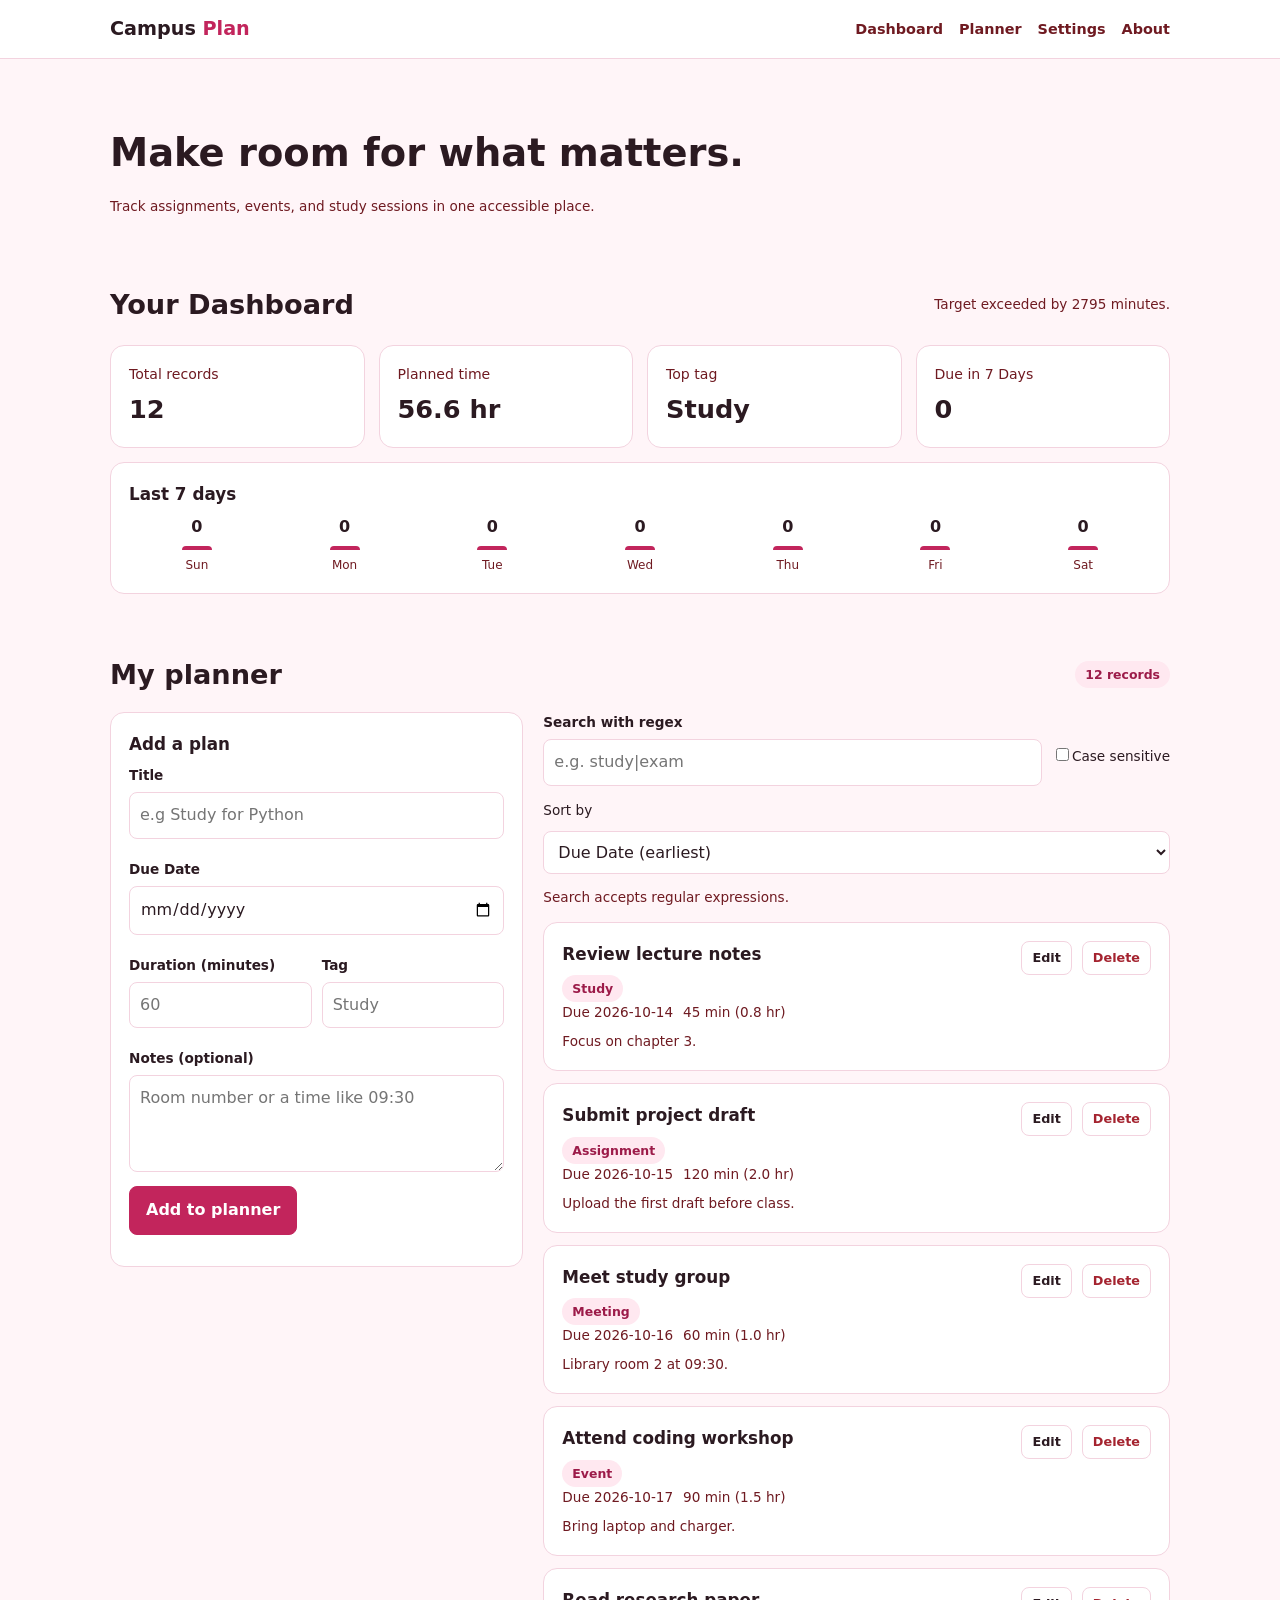
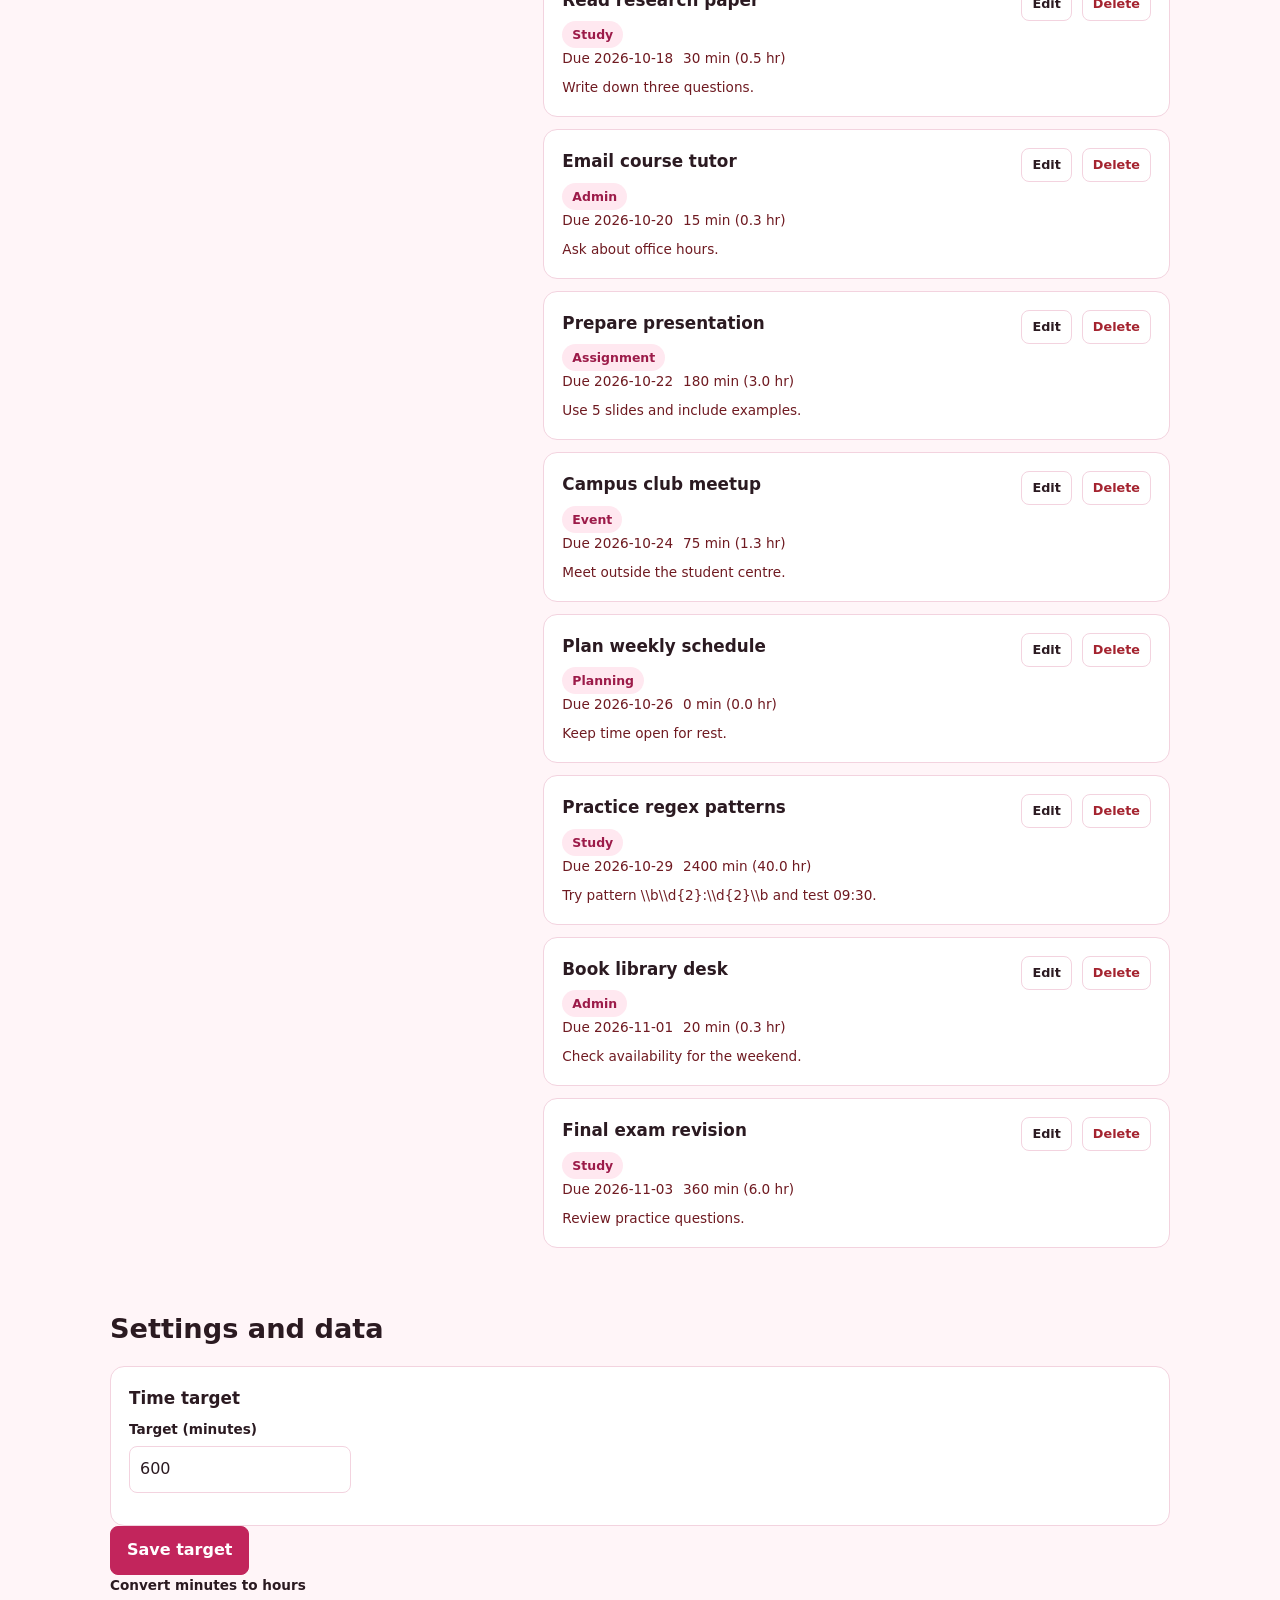
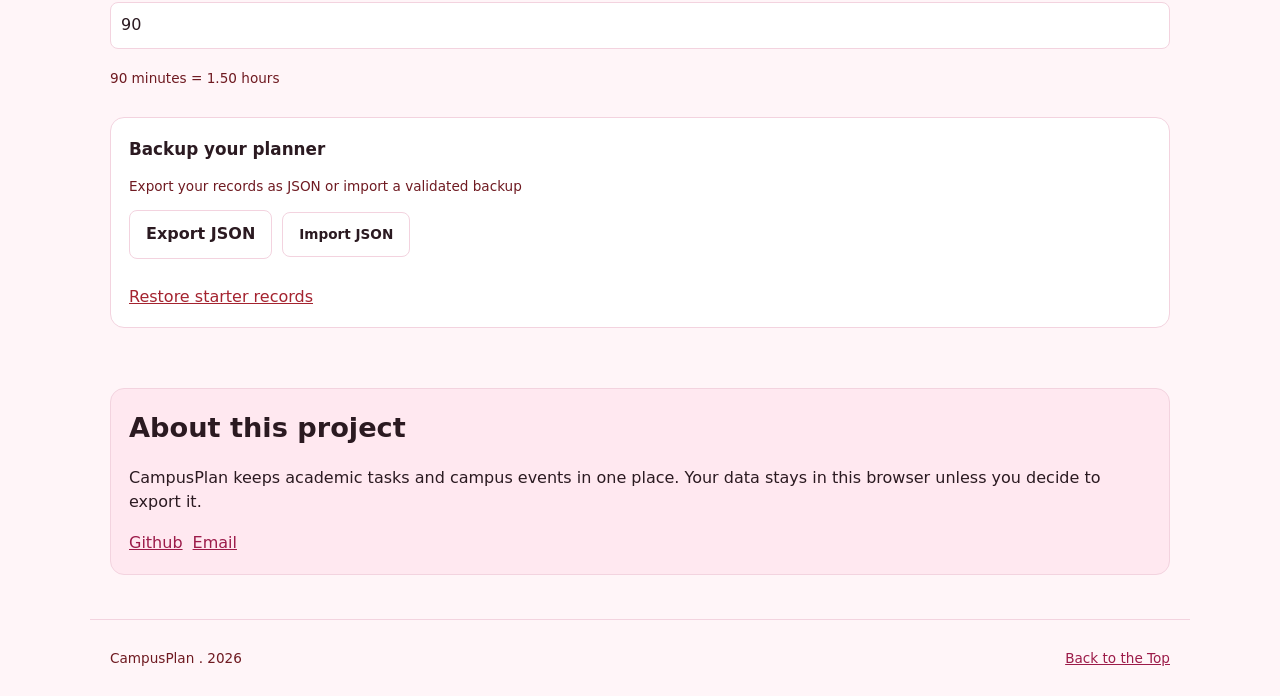
<file: index.html>
<!DOCTYPE html>
<html lang="en">
<head>
    <meta charset="UTF-8">
    <meta name="viewport" content="width=device-width, initial-scale=1.0">
    <meta name="description" content="An accessible planner for campus tasks and events.">
    <title>Campus Life Planner</title>
    <link rel="stylesheet" href="./styles/styles.css">
    <script type="module" src="./scripts/app.js"></script>
</head>
<body>
    <a class="skip-link" href="#main">Skip to content</a>
    <header class="site-header">
        <div class="header-inner">
            <a class="brand" href="#main">Campus <span>Plan</span></a>
            <nav aria-label="Main navigation"><a href="#dashboard">Dashboard</a><a href="#planner">Planner</a><a href="#settings">Settings</a><a href="#about">About</a></nav>
        </div>
    </header>
    <main id="main" class="container">
        <section class="hero" aria-labelledby="hero-title">
            <h1 id="hero-title">Make room for what matters.</h1>
            <p class="muted">Track assignments, events, and study sessions in one accessible place.</p>
        </section>

        <section id="dashboard" class="section" aria-labelledby="dashboard-title">
            <div class="section-heading">
                <h2 id="dashboard-title">Your Dashboard</h2>
                <p id="cap-message" class="message" role="status" aria-live="polite"></p>
            </div>
            <div class="stats-grid">
                <article class="stat-card"><p>Total records</p><strong id="total-records">0</strong></article>
                <article class="stat-card"><p>Planned time</p><strong id="total-duration">0 min</strong></article>
                <article class="stat-card"><p>Top tag</p><strong id="top-tag">None yet</strong></article>
                <article class="stat-card"><p>Due in 7 Days</p><strong id="week-count">0</strong></article>
            </div>
            <article class="chart-card"><h3>Last 7 days</h3><div id="trend-chart" class="trend-chart" role="img" aria-label="Records due on each of the last seven days"></div></article>
        </section>


        <section id="planner" class="section" aria-labelledby="planner-title">
            <div class="section-heading"><h2 id="planner-title">My planner</h2><span id="record-count" class="count-pill">0 records</span></div>
            <div class="planner-layout">
                <form id="record-form" class="panel form-panel" novalidate>
                    <h3 id="form-heading">Add a plan</h3>
                    <input type="hidden" id="record-id">
                    <div class="field"><label for="title">Title</label><input type="text" name="title" id="title" maxlength="100" placeholder="e.g Study for Python"><small class="field-error" id="title-error" role="status" aria-live="polite"></small></div>
                    <div class="field"><label for="due-date">Due Date</label><input type="date" name="dueDate" id="due-date"><small class="field-error" id="date-error" role="status" aria-live="polite"></small></div>
                    <div class="field-row">
                        <div class="field"><label for="duration">Duration (minutes)</label><input type="number" name="duration" id="duration" min="0" placeholder="60"><small class="field-error" id="duration-error" role="status" aria-live="polite"></small></div>
                        <div class="field"><label for="tag">Tag</label><input type="text" name="tag" id="tag" maxlength="30" placeholder="Study"><small class="field-error" id="tag-error" role="status" aria-live="polite"></small></div>
                    </div>
                    <div class="field"><label for="notes">Notes (optional)</label><textarea name="notes" id="notes" rows="3" maxlength="500" placeholder="Room number or a time like 09:30"></textarea></div>
                    <div class="form-actions"><button class="button primary" type="submit" id="save-button">Add to planner</button><button class="button hidden" type="button" id="cancel-edit">Cancel Edit</button></div>
                    <p id="form-message" class="message" role="status" aria-live="polite"></p>
                </form>

                <div class="records-area">
                    <div class="toolbar">
                        <div class="field"><label for="search">Search with regex</label><input type="search" id="search" placeholder="e.g. study|exam"></div>
                        <label for="case-sensitive" class="check-label"><input type="checkbox" id="case-sensitive">Case sensitive</label>
                    </div>
                    <div class="sort-row">
                        <label for="sort-by">Sort by</label>
                        <select id="sort-by">
                            <option value="date-asc">Due Date (earliest)</option>
                            <option value="date-desc">Due Date (latest)</option>
                            <option value="title-asc">Title (A-Z)</option>
                            <option value="title-desc">Title (Z-A)</option>
                            <option value="duration-asc">Duration(low-high)</option>
                            <option value="duration-desc">Duration(high-low)</option>
                        </select>
                    </div>
                    <p id="search-message" class="message" role="status" aria-live="polite">Search accepts regular expressions.</p>
                    <div class="records-list" id="records-list"></div>
                    <div class="empty-state" id="empty-state"><h3>No plans yet</h3><p class="muted">Add your first task or event using the form.</p></div>
                </div>
            </div>
        </section>


        <section id="settings" class="section" aria-labelledby="settings-title">
            <div class="section-heading"> <h2 id="settings-title">Settings and data</h2></div>
            <div class="settings-grid">
                <article class="panel">
                    <h3>Time target</h3>
                    <form id="target-form" class="form-actions"><div class="field"> <label for="time-target">Target (minutes)</label><input id="time-target" type="number" min="0" value="600"></div></div><button class="button primary" type="submit">Save target</button></form>
                    <div class="field"><label for="minutes-convert">Convert minutes to hours</label> <input id="minutes-convert" type="number" min="0" value="90"><p id="conversion-result" class="muted">90 minutes = 1.50 hours</p></div>
                </article>
                
                <article class="panel">
                    <h3>Backup your planner</h3>
                    <p class="muted">Export your records as JSON or import a validated backup</p>
                    <div class="data-actions"><button id="export-button" class="button" type="button">Export JSON</button><label class="button" for="import-file">Import JSON</label><input id="import-file" type="file" accept="application/json,.json" class="visually-hidden"></div>
                    <p id="data-message" class="message" role="status" aria-live="polite"></p>
                    <button id="reset-button" class="text-button" type="button">Restore starter records</button>
                </article>
            </div>
        </section>


        <section id="about" class="section" aria-labelledby="about-title">
            <div class="about-card">
                <h2 id="about-title">About this project</h2>
                <p>CampusPlan keeps academic tasks and campus events in one place. Your data stays in this browser unless you decide to export it.</p>
                <div class="contact-links"><a href="https://github.com/Liliose-Gashugi" target="_blank" rel="nonreferrer">Github</a><a href="mailto:l.gashugimu@alustudent.com">Email</a></div>
            </div>
        </section>
    </main>

    <footer class="site-footer"> <p>CampusPlan . 2026</p><a href="#main"> Back to the Top</a></footer>
</body>
</html>
</file>
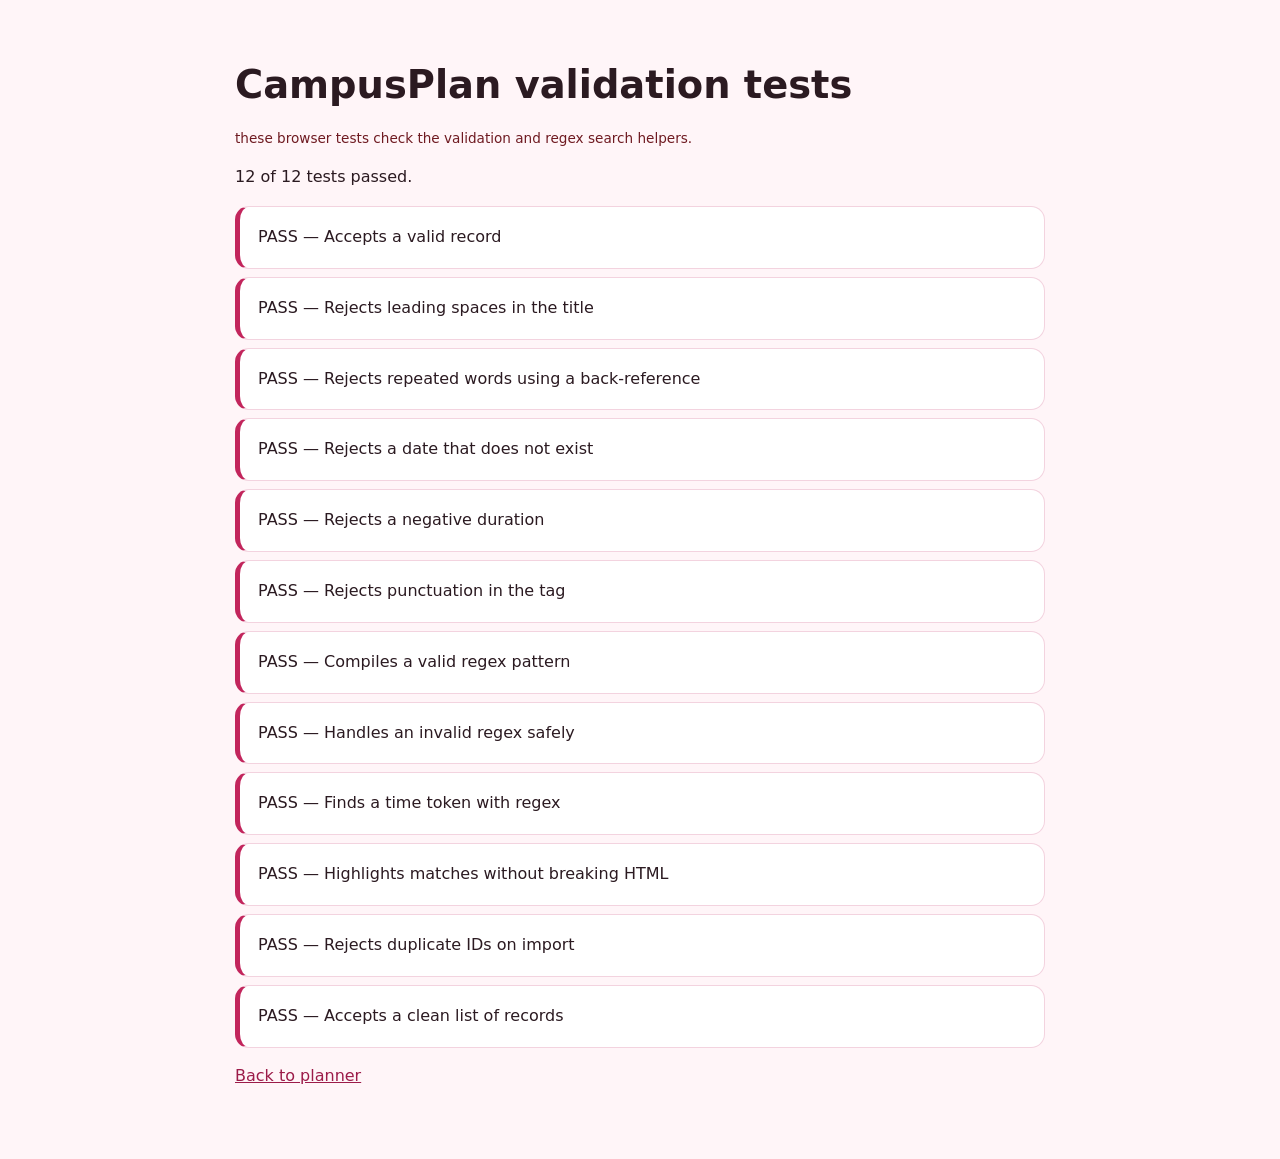
<file: tests.html>
<!DOCTYPE html>
<html lang="en">
<head>
    <meta charset="UTF-8">
    <meta name="viewport" content="width=device-width, initial-scale=1.0">
    <title>CampusPlan Tests</title>
    <link rel="stylesheet" href="./styles/styles.css">
    <script type="module" src="./scripts/tests.js"></script>
</head>
<body>
    <a href="#main" class="skip-link">Skip to content</a>
    <main id="main" class="test-page">
        <h1>CampusPlan validation tests</h1>
        <p class="muted">these browser tests check the validation and regex search helpers.</p>
        <p id="test-summary" role="status" aria-live="polite">Running tests</p>
        <div id="test-results"></div>
        <p><a href="index.html">Back to planner</a></p>
    </main>
</body>
</html>
</file>
<file: styles/styles.css>
:root{
    --ink: #2b1a21;
    --muted: #6f1a21;
    --pink: #c2255c;
    --pink-dark: #9c1b49;
    --soft: #ffe8f0;
    --line: #f3d3df;
    --page: #fff5f8;
    --danger: #a4232f;
    font-family: system-ui, -apple-system, "Segoe UI", Roboto, Arial, sans-serif;
}

*{ 
    box-sizing: border-box;
}
body{
    margin: 0;
    background: var(--page);
    color: var(--ink);
    line-height: 1.55;
}
h1{
    font-size: 2.4rem;
    margin: 0 0 10px;
}
h2{
    font-size: 1.7rem;
    margin: 0;
}
h3{
    font-size: 1.05rem;
    margin: 0 0 8px;
}
a{
    color: var(--pink-dark);
}
button, input, textarea, select{
    font: inherit;
}

:focus-visible{
    outline: 3px solid var(--pink-dark); outline-offset: 2px;
}
.skip-link {
    position: absolute;
    left: -999px;
}
.site-header {
    position: sticky;
    top: 0;
    z-index: 4;
    background: #fff;
    border-bottom: 1px solid var(--line);
}
.header-inner, .site-footer, .container{
    max-width: 1100px;
    margin: auto;
    padding: 14px 20px;
}
.header-inner, .site-footer{
    display: flex;
    flex-wrap: wrap;
    justify-content: space-between;
    align-items: center;
    gap: 16px;
}

.site-footer {
    border-top: 1px solid var(--line);
    color: var(--muted);
    font-size: .85rem;
}
.brand{
    font-size: 1.2rem;
    font-weight: 800;
    text-decoration: none;
    color: var(--ink);
}
.brand span{
    color: var(--pink);
}

nav {
    display: flex;
    flex-wrap: wrap;
    gap: 16px;
}
nav a{
    font-size: .9rem;
    font-weight: 600;
    text-decoration: none;
    color: var(--muted);
}
.section{
    padding: 30px 0;
}
.hero{
    padding: 50px 0 20px;
}
.section-heading{
    display: flex;
    flex-wrap: wrap;
    justify-content: space-between;
    align-items: center;
    gap: 16px;
    margin-bottom: 16px;
}

.stats-grid{
    display: flex;
    flex-wrap: wrap;
    gap: 14px;
}

.stat-card {
    flex: 1 1 200px;
}
.stat-card, .chart-card, .panel, .record-card, .empty-state, .about-card, .test-result{
    padding: 18px;
    background: #ffff;
    border: 1px solid var(--line);
    border-radius: 14px;
}
.stat-card p{
    margin: 0 0 4px;
    color: var(--muted);
    font-size: .88rem;
}
.stat-card strong {
    display: block;
    font-size: 1.6rem;
}
.chart-card{
    margin-top: 14px;
}

.trend-chart{
    display: flex;
    align-items: flex-end;
    gap: 12px;
}
.chart-day{
    flex: 1;
    display: flex;
    flex-direction: column;
    align-items: center;
    gap: 6px;
}
.chart-bar{
    width: 100%;
    max-width: 30px;
    border-radius: 6px 6px 0 0;
    background: var(--pink);
    transition: height .3s ease;
}
.chart-day span{
    color: var(--muted);
    font-size: .75rem;
}
.planner-layout, .settings-grid{
    display: flex;
    flex-wrap: wrap;
    gap: 20px;
    align-items: flex-start;
}
.form-panel{
    flex: 1 1 300px;
}
.records-area {
    flex: 2 1 400px;
}
.settings-grid .panel{
    flex: 1 1 300px;
}
.records-list{
    display: flex;
    flex-direction: column;
    gap: 12px;
    margin-top: 12px;
}
.record-card{
    animation: fade-in .3s ease;
}

.field{
    display: flex;
    flex-direction: column;
    gap: 6px;
    margin-bottom: 14px;
}
label{
    font-size: .85rem;
    font-weight: 700;
}
input, textarea, select{
    width: 100%;
    padding: 10px;
    border: 1px solid var(--line);
    border-radius: 8px;
    background: #fff;
    color: var(--ink);
}
input:focus, textarea:focus, select:focus{
    border-color: var(--pink);

}
textarea{
    resize: vertical;
}
.field-row, .form-actions, .data-actions, .toolbar, .sort-row, .record-top, .record-actions, .record-meta, .contact-links {
    display: flex;
    flex-wrap: wrap;
    align-items: center;
}
.field-row, .form-actions, .data-actions, .toolbar, .sort-row, .record-top, .record-actions, .record-meta, .contact-links { 
    display: flex;
     flex-wrap: wrap; 
     align-items: center; 
     gap: 10px;
}
.field-row > .field, .toolbar > .field { 
    flex: 1 1 160px; 
}
.check-label, .sort-row label { 
    font-weight: 400; 
}
.check-label input { 
    width: auto; 
}
.button, .small-button { 
    padding: 11px 16px; 
    border: 1px solid var(--line); 
    border-radius: 8px; 
    background: #fff; 
    color: var(--ink); 
    font-weight: 700; 
    text-decoration: none; 
    cursor: pointer; 
    transition: background .2s ease, transform .2s ease; 
}
.button:hover, .small-button:hover { 
    background: var(--soft); 
    transform: translateY(-2px); 
}
.primary { 
    background: var(--pink); 
    border-color: var(--pink); 
    color: #fff; 
}
.primary:hover { 
    background: var(--pink-dark); 
}
.small-button { 
    padding: 6px 10px; 
    font-size: .8rem; 
}
.delete { 
    color: var(--danger); 
}
.text-button { 
    padding: 12px 0 0; 
    border: 0; 
    background: none; 
    color: var(--danger); 
    text-decoration: underline; 
    cursor: pointer; 
}
.record-top { 
    justify-content: space-between; 
    align-items: flex-start; 
}
.record-meta, .record-notes, .muted, .message { 
    color: var(--muted); 
    font-size: .85rem; 
}
.record-notes { 
    margin: 8px 0 0; 
    white-space: pre-wrap; 
}
.tag, .count-pill { 
    display: inline-block; 
    padding: 4px 10px; 
    border-radius: 99px; 
    background: var(--soft); 
    color: var(--pink-dark); 
    font-size: .78rem; 
    font-weight: 700;
}
.empty-state { 
    text-align: center; 
    border-style: dashed; 
}
.about-card { 
    background: var(--soft); 
}
.error, .field-error { 
    color: var(--danger); 
}
.field-error { 
    font-size: .78rem; 
}
.hidden { 
    display: none;
}
.visually-hidden { 
    position: absolute; 
    width: 1px; 
    height: 1px; 
    overflow: hidden; 
    clip: rect(0, 0, 0, 0); 
}
mark { 
    background: #ffd0e0; 
    color: var(--pink-dark); 
}
.test-page { 
    max-width: 850px; 
    margin: 35px auto; 
    padding: 20px; 
}
.test-result { 
    margin: 8px 0; 
}
.pass { 
    border-left: 5px solid var(--pink); 
}
.fail { 
    border-left: 5px solid var(--danger); 
}

@media (max-width: 1024px) {
    .hero { 
        padding-top: 35px; 
    }
    .records-area, .form-panel { 
        flex-basis: 100%; 
    }
  }
  @media (max-width: 768px) {
    h1 { font-size: 2rem; 
    }
    .header-inner, .site-footer, .toolbar { 
        flex-direction: column; 
        align-items: flex-start; 
    }
    .stat-card { 
        flex-basis: 100%; 
    }
  }
  @media (max-width: 360px) {
    .container, .header-inner, .site-footer { 
        padding-inline: 12px; 
    }
    .field-row > .field, .toolbar > .field { 
        flex-basis: 100%; 
    }
    .button, .small-button { 
        width: 100%; 
    }
  }
  @media (prefers-reduced-motion: reduce) {
    * { 
        animation: none !important; transition: none !important; 
    }
  }

  .skip-link:focus {
    left: 10px;
    top: 10px;
    z-index: 5;
    padding: 10px;
    background: #fff;
}

@keyframes fade-in {
    from {
        opacity: 0;
        transform: translateY(6px);
    }

    to {
        opacity: 1;
        transform: none;
    }
}
</file>
